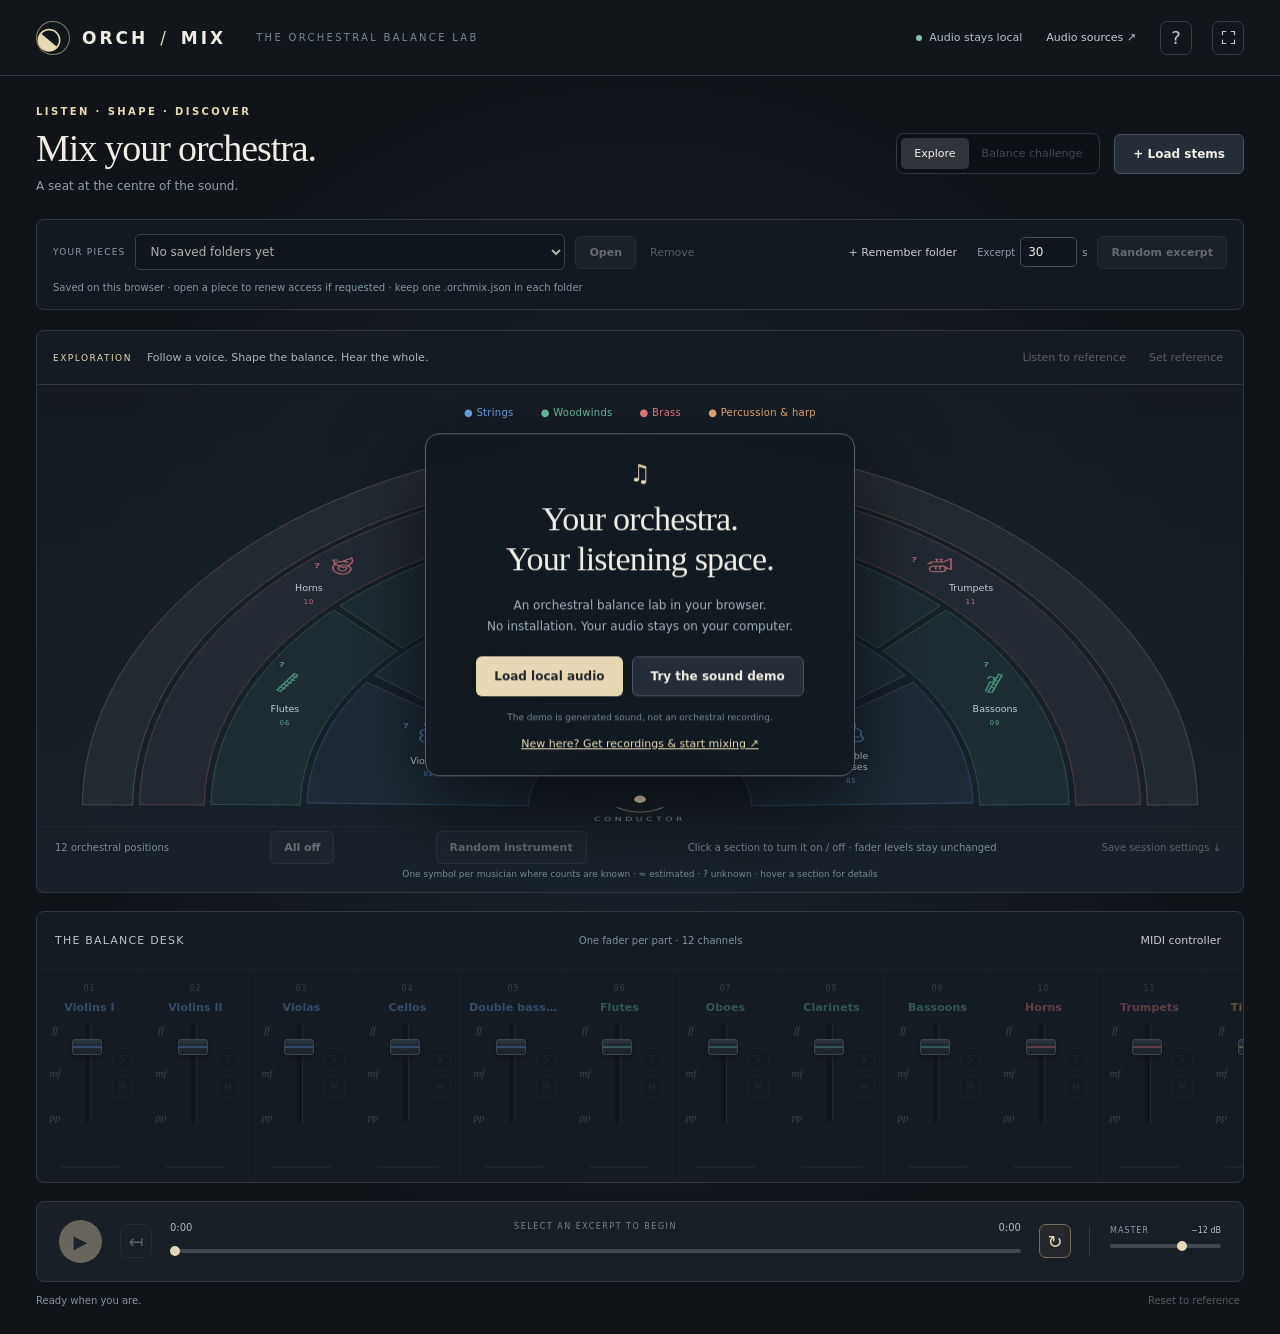
<file: index.html>
<!doctype html>
<html lang="en">
<head>
  <meta charset="utf-8">
  <meta name="viewport" content="width=device-width, initial-scale=1">
  <meta http-equiv="Content-Security-Policy" content="default-src 'none'; script-src 'self'; style-src 'self' 'unsafe-inline'; media-src blob:; img-src 'self' data:; connect-src 'none'; base-uri 'none'; form-action 'none'; object-src 'none'">
  <meta name="description" content="Explore orchestral balance in your browser. Mix synchronized stems, practise listening and use a MIDI controller. No installation; your audio stays on your computer.">
  <meta name="referrer" content="no-referrer">
  <title>Orch / Mix — orchestral balance in your browser</title>
  <link rel="stylesheet" href="app/style.css">
  <script defer src="app/model.js"></script>
  <script defer src="app/layout.js"></script>
  <script defer src="app/instruments.js"></script>
  <script defer src="app/library.js"></script>
  <script defer src="app/midi.js"></script>
  <script defer src="app/audio-engine.js"></script>
  <script defer src="app/app.js"></script>
</head>
<body>
  <header class="topbar">
    <a class="brand" href="index.html" aria-label="Orch Mix home"><span class="brand-mark" aria-hidden="true">◒</span><span>ORCH <i>/</i> MIX</span></a>
    <span class="header-caption">THE ORCHESTRAL BALANCE LAB</span>
    <div class="header-actions"><span class="local-badge"><b></b> Audio stays local</span><button id="sources-button" class="quiet">Audio sources ↗</button><button id="help-button" class="icon" aria-label="How to use Orch Mix">?</button><button id="fullscreen-button" class="icon" aria-label="Toggle fullscreen"><svg width="15" height="15" viewBox="0 0 20 20" fill="none" stroke="currentColor" stroke-width="1.5" aria-hidden="true"><path d="M2 7V2h5m6 0h5v5m0 6v5h-5m-6 0H2v-5"/></svg></button></div>
  </header>
  <main>
    <section class="workspace-heading">
      <div><p class="eyebrow">LISTEN · SHAPE · DISCOVER</p><h1 id="piece-title">Mix your orchestra.</h1><p id="piece-subtitle" class="subtle">A seat at the centre of the sound.</p></div>
      <div class="workspace-actions"><div class="mode-switch" role="group" aria-label="Listening mode"><button id="explore-mode" class="active" aria-pressed="true">Explore</button><button id="challenge-mode" aria-pressed="false" disabled>Balance challenge</button></div><button id="library-button" class="button secondary">+ Load stems</button></div>
    </section>
    <section class="piece-library" aria-label="Saved local pieces">
      <div id="saved-picker" class="saved-picker"><label for="saved-pieces">YOUR PIECES</label><select id="saved-pieces"><option value="">No saved folders yet</option></select><button id="open-saved" class="button secondary small" disabled>Open</button><button id="forget-folder" class="quiet" disabled title="Remove this folder from the list; its files stay on your computer">Remove</button></div>
      <span id="hidden-library" class="subtle" hidden>Piece selection hidden until the reveal</span>
      <button id="remember-folder" class="quiet">+ Remember folder</button>
      <div class="random-controls"><label for="random-duration">Excerpt <input id="random-duration" type="number" min="1" max="120" step="1" value="30" aria-label="Random excerpt length in seconds"> s</label><button id="random-excerpt" class="button secondary small" disabled>Random excerpt</button></div>
      <p id="library-note" class="library-note">Add each piece’s folder once. Audio stays in its original location.</p>
    </section>
    <section class="exercise-bar" aria-label="Exercise controls">
      <div><span id="mode-label" class="mode-label">EXPLORATION</span><span id="exercise-instruction">Follow a voice. Shape the balance. Hear the whole.</span></div>
      <div class="exercise-actions"><span id="score" class="score" hidden></span><button id="reference-button" class="quiet" disabled aria-pressed="false">Listen to reference</button><button id="set-reference" class="quiet" disabled>Set reference</button><button id="scramble-button" class="quiet" hidden>New challenge</button><button id="reveal-button" class="button small" hidden>Reveal balance</button><button id="reveal-piece" class="button small" hidden>Reveal piece</button></div>
    </section>
    <section class="orchestra" aria-label="Orchestra seating map">
      <div class="family-legend" aria-label="Instrument families"><span class="strings">● Strings</span><span class="woodwinds">● Woodwinds</span><span class="brass">● Brass</span><span class="percussion">● Percussion & harp</span></div>
      <div class="stage" id="stage">
        <svg id="orchestra-map" viewBox="0 0 1000 540" preserveAspectRatio="none" role="group" aria-label="Instrument areas, viewed from the conductor. Click an area to turn its sound on or off."><g id="orchestra-regions"></g><g class="conductor" aria-hidden="true"><circle cx="500" cy="509" r="5"/><path d="M480 520 Q500 533 520 520"/><text x="500" y="539">CONDUCTOR</text></g></svg>
        <div id="welcome" class="welcome"><span class="welcome-icon">♫</span><h2>Your orchestra.<br>Your listening space.</h2><p>An orchestral balance lab in your browser.<br>No installation. Your audio stays on your computer.</p><div><button id="welcome-load" class="button">Load local audio</button><button id="demo-button" class="button secondary">Try the sound demo</button></div><small>The demo is generated sound, not an orchestral recording.</small><a class="welcome-guide" href="start.html" target="_blank" rel="noopener">New here? Get recordings &amp; start mixing ↗</a></div>
      </div>
      <div class="stage-footer"><span id="track-count">12 orchestral positions</span><button id="all-off" class="button secondary small" disabled aria-pressed="false">All off</button><button id="random-instrument" class="button secondary small" disabled title="Turn on one randomly chosen muted instrument">Random instrument</button><span id="stage-hint">Click a section to turn it on / off.</span><button id="save-button" class="quiet" disabled>Save session settings ↓</button></div>
      <p class="musician-key">One symbol per musician where counts are known · ≈ estimated · ? unknown · hover a section for details</p>
    </section>
    <section class="mixer" aria-labelledby="mixer-title"><div class="mixer-heading"><h2 id="mixer-title">The balance desk</h2><span>One fader per part <span aria-hidden="true">·</span> <span id="mixer-count">12 channels</span></span><button id="midi-toggle" class="quiet" aria-expanded="false" aria-controls="midi-panel">MIDI controller</button></div><div id="midi-panel" class="midi-panel" hidden><button id="midi-connect" class="button secondary small">Connect MIDI</button><label for="midi-bank">Control bank <select id="midi-bank"></select></label><button id="midi-cancel" class="quiet" hidden>Cancel learn</button><button id="midi-clear" class="quiet">Clear mappings</button><span id="midi-status" role="status">Connect your controller, then learn a fader or knob below.</span>
      <div class="midi-actions" role="group" aria-label="MIDI action mappings">
        <div class="midi-action"><span>Play / pause</span><button id="midi-learn-playPause" class="button secondary small" aria-label="MIDI learn Play / pause" disabled>Learn</button><button id="midi-clear-playPause" class="quiet" aria-label="Clear Play / pause MIDI mapping" disabled>Clear</button></div>
        <div class="midi-action"><span>All off / restore</span><button id="midi-learn-allOff" class="button secondary small" aria-label="MIDI learn All off / restore" disabled>Learn</button><button id="midi-clear-allOff" class="quiet" aria-label="Clear All off / restore MIDI mapping" disabled>Clear</button></div>
        <div class="midi-action"><span>Random instrument</span><button id="midi-learn-randomInstrument" class="button secondary small" aria-label="MIDI learn Random instrument" disabled>Learn</button><button id="midi-clear-randomInstrument" class="quiet" aria-label="Clear Random instrument MIDI mapping" disabled>Clear</button></div>
      </div>
      <p>16 volume controls per bank, plus three actions that work in every bank. Click Learn, then move a fader/knob or press a button. Action buttons: nonzero CC triggers; zero release is ignored. Mappings stay in this browser.</p></div><div class="mixer-scroll" tabindex="0" role="region" aria-label="Instrument faders; scroll sideways for more parts"><div id="instrument-cards"></div></div></section>
    <section class="transport" aria-label="Playback controls">
      <button id="play-button" class="play-button" aria-label="Play" disabled>▶</button><button id="restart-button" class="icon" aria-label="Restart excerpt" disabled>↤</button>
      <div class="timeline"><div class="timeline-label"><span id="time-current">0:00</span><span id="excerpt-label">SELECT AN EXCERPT TO BEGIN</span><span id="time-total">0:00</span></div><input id="seek" type="range" min="0" max="1" value="0" step="0.01" aria-label="Playback position" disabled></div>
      <button id="loop-button" class="icon active" aria-label="Loop excerpt" aria-pressed="true">↻</button>
      <div class="master"><label for="master-volume">MASTER <output id="master-value">−12 dB</output></label><input id="master-volume" type="range" min="-36" max="0" step="1" value="-12"></div>
    </section>
    <div class="status-line"><span id="status" role="status" aria-live="polite">Ready when you are.</span><button id="reset-button" class="quiet" disabled>Reset to reference</button></div>
  </main>
  <dialog id="library-dialog" aria-labelledby="library-title">
    <div class="dialog-heading"><div><p class="eyebrow">YOUR LOCAL LIBRARY</p><h2 id="library-title">Bring the orchestra in.</h2></div><button class="close icon" data-close="library-dialog" aria-label="Close audio loader">×</button></div>
    <p class="subtle">Choose matching tracks from one performance. Select an excerpt; all parts start together.</p>
    <div id="drop-zone" class="drop-zone"><strong>Bring a folder of stems</strong><span>A single .orchmix.json in the folder restores the instrumentation and seating. You can also drop audio files here.</span><div><button id="pick-files" class="button secondary">Choose audio files</button><button id="pick-folder" class="button secondary">Choose folder</button><button id="pick-session" class="quiet">Open session JSON</button></div></div>
    <input id="audio-files" type="file" accept="audio/*,.wav,.flac,.mp3,.aif,.aiff,.ogg,.opus,.m4a" multiple hidden><input id="audio-folder" type="file" webkitdirectory multiple hidden><input id="session-file" type="file" accept="application/json,.json" hidden>
    <div class="load-settings"><label class="title-field">Piece / session name<input id="session-title" placeholder="e.g. Beethoven · Symphony No. 4"></label><label>Start (seconds)<input id="excerpt-start" type="number" min="0" step="0.1" value="0"></label><label>Length (seconds)<input id="excerpt-duration" type="number" min="1" max="120" step="1" value="30"></label></div>
    <p class="tip">Choose a stage row for each part, or keep the automatic family seating. The JSON can also set their order and area size. <a href="docs/SESSION-FORMAT.md" target="_blank">Session format ↗</a><br>Large PCM WAV files: only the excerpt is read. For long FLAC / MP3 files, prepare short WAVs first.</p>
    <div id="file-list" class="file-list"><p class="empty-message">Your selected instruments will appear here.</p></div>
    <p id="load-message" class="load-message" role="status"></p><progress id="load-progress" max="1" value="0" hidden></progress>
    <div class="dialog-footer"><span>Audio files are never included in saved settings.</span><button id="load-button" class="button" disabled>Open excerpt</button></div>
  </dialog>
  <dialog id="sources-dialog" aria-labelledby="sources-title"><div class="dialog-heading"><div><p class="eyebrow">START WITH A RECORDING</p><h2 id="sources-title">An orchestra, in parts.</h2></div><button class="close icon" data-close="sources-dialog" aria-label="Close audio sources">×</button></div>
    <p class="subtle">Download from the original publisher, extract the files on your computer, then load one matching set of stems. No audio is uploaded.</p><p><a class="button secondary" href="start.html#recordings" target="_blank" rel="noopener">Download guide &amp; session templates ↗</a></p>
    <a class="source-card" href="https://openmusic.academy/docs/4HAB9wcKyiXNGNsmkEFRXD" target="_blank" rel="noreferrer"><span class="source-number">01</span><div><strong>Operation Beethoven ↗</strong><p>Symphony No. 4, first movement · 12 section tracks</p><small>Real orchestra · WAV / MP3 · CC BY 4.0</small></div><span class="tag">START HERE</span></a>
    <a class="source-card" href="https://zenodo.org/records/17347681" target="_blank" rel="noreferrer"><span class="source-number">02</span><div><strong>The Spheres ↗</strong><p>Mozart No. 40 & Tchaikovsky’s Romeo and Juliet</p><small>Choose StereoMix.zip · real orchestra · CC BY-SA 4.0</small></div></a>
    <a class="source-card" href="https://zenodo.org/records/13759492" target="_blank" rel="noreferrer"><span class="source-number">03</span><div><strong>SynthSOD ↗</strong><p>Rendered orchestral repertoire, with separate instruments</p><small>Choose one piece and one microphone folder · CC BY-SA 4.0 dataset</small></div></a>
    <p class="tip">The full download guide is in <a href="docs/AUDIO-SOURCES.md" target="_blank">docs/AUDIO-SOURCES.md</a>. Local playback avoids publishing audio; source licences still govern use. Only import files you are entitled to use.</p>
  </dialog>
  <dialog id="help-dialog" aria-labelledby="help-title"><div class="dialog-heading"><h2 id="help-title">Listen your way into the orchestra.</h2><button class="close icon" data-close="help-dialog" aria-label="Close help">×</button></div>
    <ol class="help-list"><li><strong>Build your library.</strong> Remember each folder containing synchronized stems and one .orchmix.json. Choose it from Your pieces next time. Chrome or Edge may ask you to renew folder access.</li><li><strong>Explore.</strong> Click an orchestra area to turn its sound on or off. The fader level stays unchanged. All off silences the orchestra; press again to restore the selection. Random instrument adds one muted part. S solos a part. Coloured light follows audible energy.</li><li><strong>Guess the piece.</strong> Random excerpt chooses an accessible saved folder and a passage, starts playing with every part muted, and hides the title. Turn on parts one at a time. Reveal piece shows the answer without changing your mix.</li><li><strong>Use your controller.</strong> Open MIDI controller, connect, click Learn below a mixer channel and move a hardware fader or knob. Use up to 16 volume controls at once; switch banks for more parts. Learn separate CC buttons for Play / pause, All off / restore and Random instrument in the MIDI panel.</li><li><strong>Balance challenge.</strong> Set a reference mix, then recover its balance by ear from hidden offsets. Reveal balance shows relative errors; a common volume change is ignored.</li></ol>
    <p class="tip">pp–ff is an intuitive playback scale. Turning down a recorded forte does not turn it into a performed piano: its timbre remains. The reference is a chosen interpretation, not a universal correct orchestration.</p><p class="subtle">Space: play / pause · Esc: close a panel · Settings JSON stores filenames, seating, musician counts and reference levels. For a consistent saved library and MIDI settings, use the same browser and site address. The online and localhost versions keep separate settings. <a href="start.html" target="_blank">Getting started ↗</a></p>
    <p class="credits">Concept: Adrián Artacho · Orch / Mix</p>
  </dialog>
  <noscript>Orch Mix needs JavaScript enabled. Your audio is processed on your computer.</noscript>
</body>
</html>
</file>
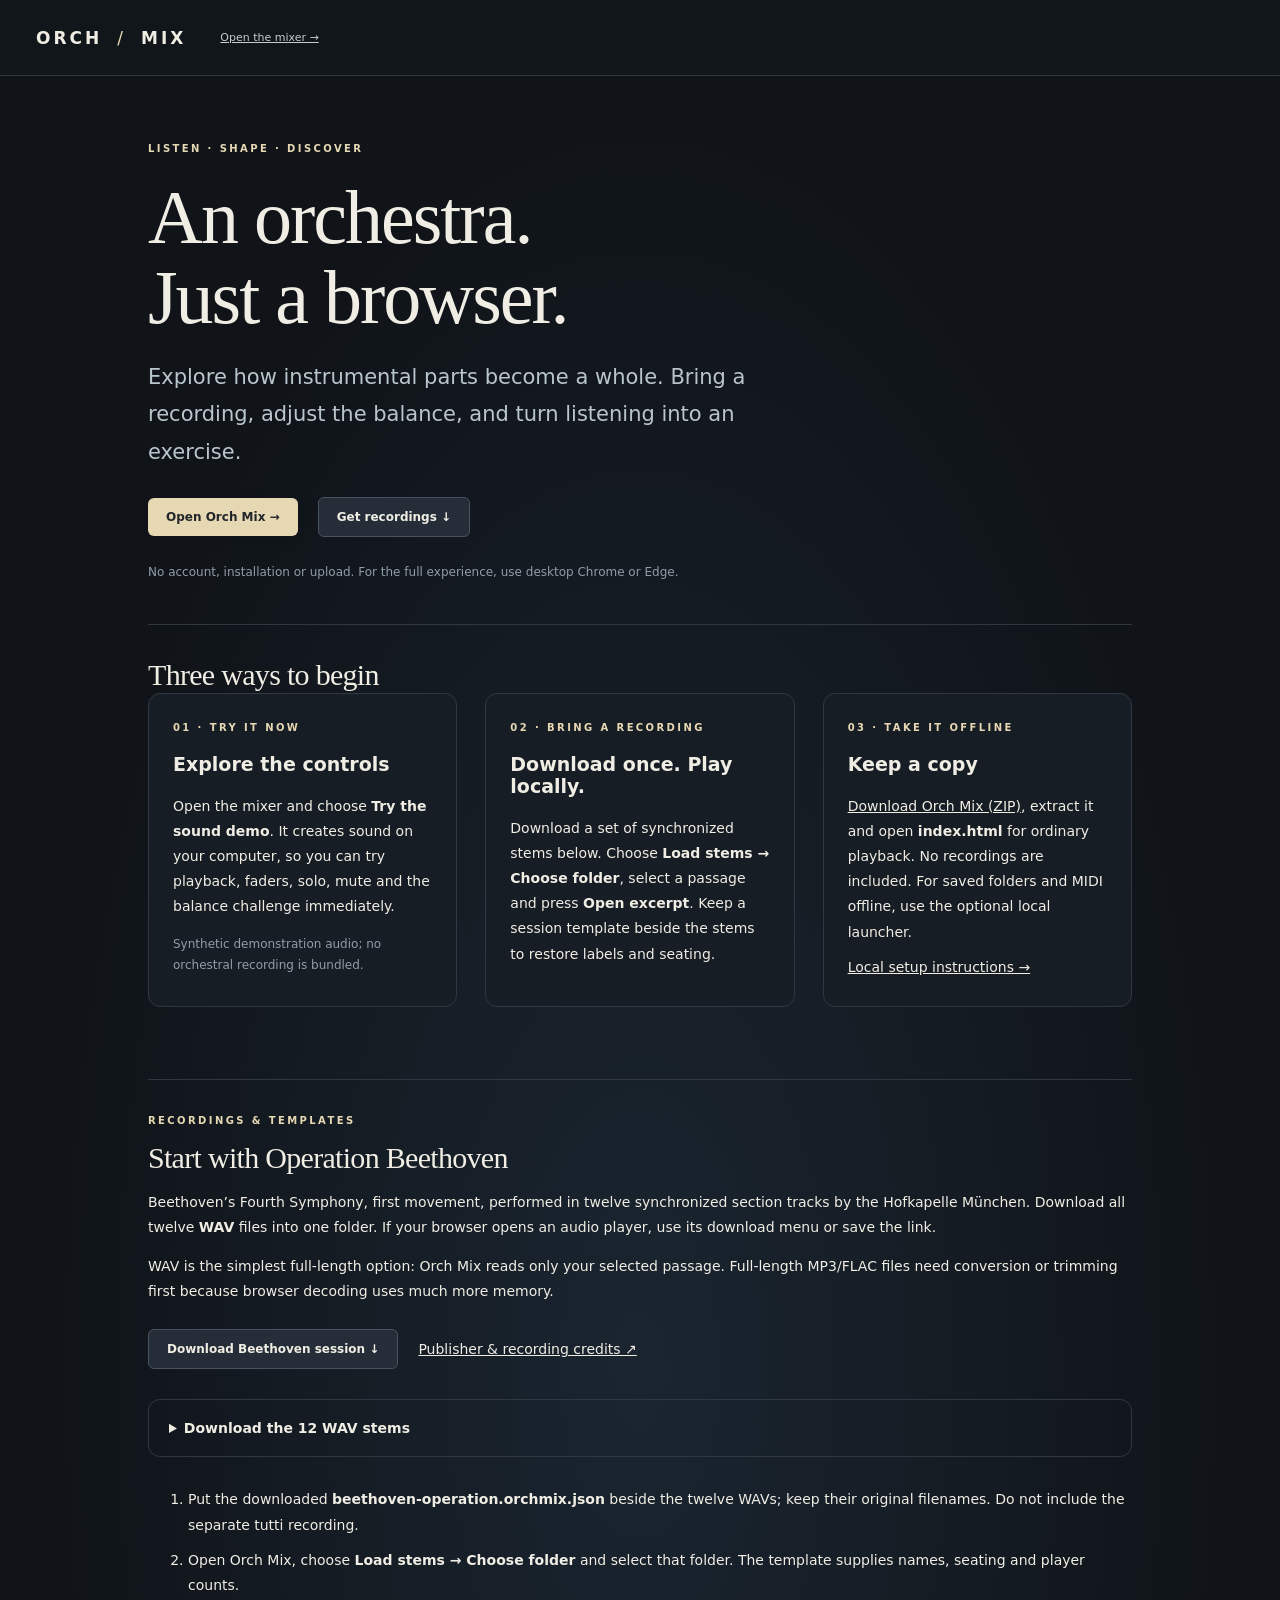
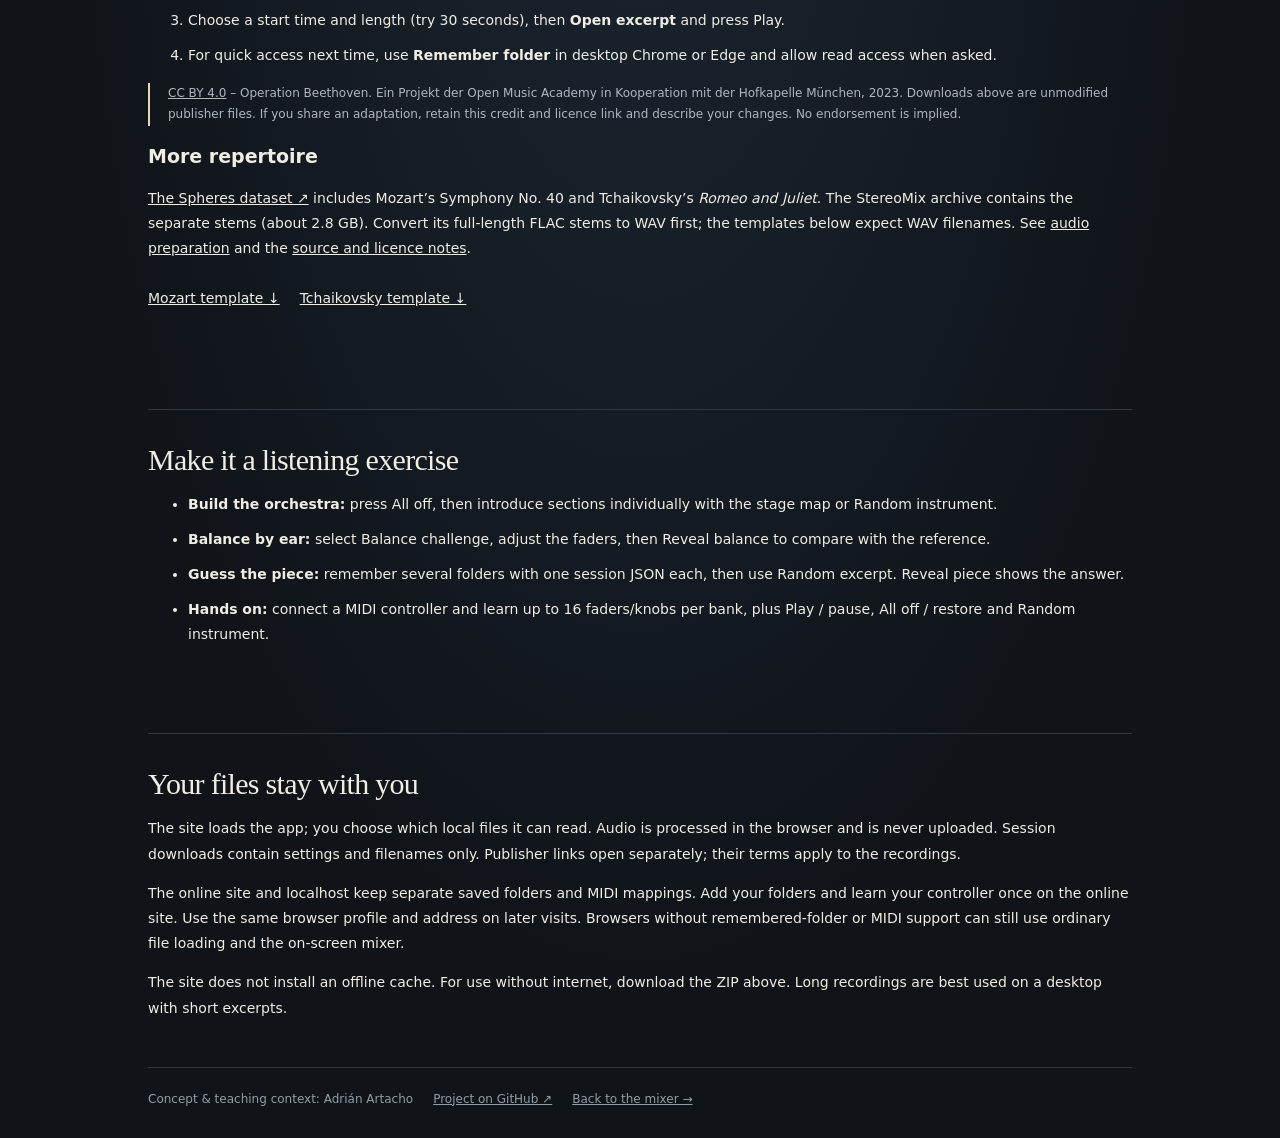
<file: start.html>
<!doctype html>
<html lang="en"><head><meta charset="utf-8"><meta name="viewport" content="width=device-width, initial-scale=1">
<meta http-equiv="Content-Security-Policy" content="default-src 'none'; style-src 'self'; base-uri 'none'; form-action 'none'; object-src 'none'">
<meta name="referrer" content="no-referrer"><meta name="description" content="Start using Orch Mix: try the demo, download orchestral stems, and load your recordings without uploading them.">
<title>Start mixing — Orch / Mix</title><link rel="stylesheet" href="app/style.css"><link rel="stylesheet" href="app/guide.css"></head>
<body><header class="topbar"><a class="brand" href="index.html">ORCH <i>/</i> MIX</a><a class="quiet" href="index.html">Open the mixer →</a></header>
<main class="guide"><p class="eyebrow">LISTEN · SHAPE · DISCOVER</p><h1>An orchestra.<br>Just a browser.</h1><p class="guide-lead">Explore how instrumental parts become a whole. Bring a recording, adjust the balance, and turn listening into an exercise.</p>
<div class="guide-actions"><a class="button" href="index.html">Open Orch Mix →</a><a class="button secondary" href="#recordings">Get recordings ↓</a></div>
<p class="subtle">No account, installation or upload. For the full experience, use desktop Chrome or Edge.</p>
<section><h2>Three ways to begin</h2><div class="guide-options">
<article><span class="eyebrow">01 · TRY IT NOW</span><h3>Explore the controls</h3><p>Open the mixer and choose <strong>Try the sound demo</strong>. It creates sound on your computer, so you can try playback, faders, solo, mute and the balance challenge immediately.</p><p class="subtle">Synthetic demonstration audio; no orchestral recording is bundled.</p></article>
<article><span class="eyebrow">02 · BRING A RECORDING</span><h3>Download once. Play locally.</h3><p>Download a set of synchronized stems below. Choose <strong>Load stems → Choose folder</strong>, select a passage and press <strong>Open excerpt</strong>. Keep a session template beside the stems to restore labels and seating.</p></article>
<article><span class="eyebrow">03 · TAKE IT OFFLINE</span><h3>Keep a copy</h3><p><a href="https://github.com/MUK-Labs/orch-mix/archive/refs/heads/main.zip">Download Orch Mix (ZIP)</a>, extract it and open <strong>index.html</strong> for ordinary playback. No recordings are included. For saved folders and MIDI offline, use the optional local launcher.</p><a href="docs/LOCAL-USE.md">Local setup instructions →</a></article>
</div></section>
<section id="recordings"><p class="eyebrow">RECORDINGS &amp; TEMPLATES</p><h2>Start with Operation Beethoven</h2><p>Beethoven’s Fourth Symphony, first movement, performed in twelve synchronized section tracks by the Hofkapelle München. Download all twelve <strong>WAV</strong> files into one folder. If your browser opens an audio player, use its download menu or save the link.</p>
<p>WAV is the simplest full-length option: Orch Mix reads only your selected passage. Full-length MP3/FLAC files need conversion or trimming first because browser decoding uses much more memory.</p>
<div class="guide-actions"><a class="button secondary" href="examples/beethoven-operation.orchmix.json" download>Download Beethoven session ↓</a><a href="https://openmusic.academy/docs/4HAB9wcKyiXNGNsmkEFRXD" target="_blank" rel="noreferrer">Publisher &amp; recording credits ↗</a></div>
<details><summary>Download the 12 WAV stems</summary><table><thead><tr><th>Instrument section</th><th>Original publisher’s file</th></tr></thead><tbody><tr><td>Violins I</td><td><a href="https://soundprojekt.hmtm.de/sound/oma-hkm/oma-hkm-08-vl1.wav" target="_blank" rel="noreferrer">Download WAV ↗</a></td></tr><tr><td>Violins II</td><td><a href="https://soundprojekt.hmtm.de/sound/oma-hkm/oma-hkm-09-vl2.wav" target="_blank" rel="noreferrer">Download WAV ↗</a></td></tr><tr><td>Violas</td><td><a href="https://soundprojekt.hmtm.de/sound/oma-hkm/oma-hkm-10-vla.wav" target="_blank" rel="noreferrer">Download WAV ↗</a></td></tr><tr><td>Cellos</td><td><a href="https://soundprojekt.hmtm.de/sound/oma-hkm/oma-hkm-11-vlc.wav" target="_blank" rel="noreferrer">Download WAV ↗</a></td></tr><tr><td>Violone</td><td><a href="https://soundprojekt.hmtm.de/sound/oma-hkm/oma-hkm-12-vlo.wav" target="_blank" rel="noreferrer">Download WAV ↗</a></td></tr><tr><td>Flute</td><td><a href="https://soundprojekt.hmtm.de/sound/oma-hkm/oma-hkm-01-fl.wav" target="_blank" rel="noreferrer">Download WAV ↗</a></td></tr><tr><td>Oboes</td><td><a href="https://soundprojekt.hmtm.de/sound/oma-hkm/oma-hkm-02-ob.wav" target="_blank" rel="noreferrer">Download WAV ↗</a></td></tr><tr><td>Clarinets</td><td><a href="https://soundprojekt.hmtm.de/sound/oma-hkm/oma-hkm-03-kl.wav" target="_blank" rel="noreferrer">Download WAV ↗</a></td></tr><tr><td>Bassoons</td><td><a href="https://soundprojekt.hmtm.de/sound/oma-hkm/oma-hkm-04-fg.wav" target="_blank" rel="noreferrer">Download WAV ↗</a></td></tr><tr><td>Horns</td><td><a href="https://soundprojekt.hmtm.de/sound/oma-hkm/oma-hkm-05-hrn.wav" target="_blank" rel="noreferrer">Download WAV ↗</a></td></tr><tr><td>Trumpets</td><td><a href="https://soundprojekt.hmtm.de/sound/oma-hkm/oma-hkm-06-trp.wav" target="_blank" rel="noreferrer">Download WAV ↗</a></td></tr><tr><td>Timpani</td><td><a href="https://soundprojekt.hmtm.de/sound/oma-hkm/oma-hkm-07-pk.wav" target="_blank" rel="noreferrer">Download WAV ↗</a></td></tr></tbody></table></details>
<ol><li>Put the downloaded <strong>beethoven-operation.orchmix.json</strong> beside the twelve WAVs; keep their original filenames. Do not include the separate tutti recording.</li><li>Open Orch Mix, choose <strong>Load stems → Choose folder</strong> and select that folder. The template supplies names, seating and player counts.</li><li>Choose a start time and length (try 30 seconds), then <strong>Open excerpt</strong> and press Play.</li><li>For quick access next time, use <strong>Remember folder</strong> in desktop Chrome or Edge and allow read access when asked.</li></ol>
<p class="guide-credit"><a href="https://creativecommons.org/licenses/by/4.0/" target="_blank" rel="noreferrer">CC BY 4.0</a> – Operation Beethoven. Ein Projekt der Open Music Academy in Kooperation mit der Hofkapelle München, 2023. Downloads above are unmodified publisher files. If you share an adaptation, retain this credit and licence link and describe your changes. No endorsement is implied.</p>
<h3>More repertoire</h3><p><a href="https://zenodo.org/records/17347681" target="_blank" rel="noreferrer">The Spheres dataset ↗</a> includes Mozart’s Symphony No. 40 and Tchaikovsky’s <em>Romeo and Juliet</em>. The StereoMix archive contains the separate stems (about 2.8 GB). Convert its full-length FLAC stems to WAV first; the templates below expect WAV filenames. See <a href="docs/LOCAL-USE.md">audio preparation</a> and the <a href="docs/AUDIO-SOURCES.md">source and licence notes</a>.</p>
<p class="guide-actions"><a href="examples/mozart-spheres.orchmix.json" download>Mozart template ↓</a><a href="examples/tchaikovsky-spheres.orchmix.json" download>Tchaikovsky template ↓</a></p>
</section>
<section><h2>Make it a listening exercise</h2><ul><li><strong>Build the orchestra:</strong> press All off, then introduce sections individually with the stage map or Random instrument.</li><li><strong>Balance by ear:</strong> select Balance challenge, adjust the faders, then Reveal balance to compare with the reference.</li><li><strong>Guess the piece:</strong> remember several folders with one session JSON each, then use Random excerpt. Reveal piece shows the answer.</li><li><strong>Hands on:</strong> connect a MIDI controller and learn up to 16 faders/knobs per bank, plus Play / pause, All off / restore and Random instrument.</li></ul></section>
<section><h2>Your files stay with you</h2><p>The site loads the app; you choose which local files it can read. Audio is processed in the browser and is never uploaded. Session downloads contain settings and filenames only. Publisher links open separately; their terms apply to the recordings.</p><p>The online site and localhost keep separate saved folders and MIDI mappings. Add your folders and learn your controller once on the online site. Use the same browser profile and address on later visits. Browsers without remembered-folder or MIDI support can still use ordinary file loading and the on-screen mixer.</p><p>The site does not install an offline cache. For use without internet, download the ZIP above. Long recordings are best used on a desktop with short excerpts.</p></section>
<footer><span>Concept &amp; teaching context: Adrián Artacho</span><a href="https://github.com/MUK-Labs/orch-mix" target="_blank" rel="noreferrer">Project on GitHub ↗</a><a href="index.html">Back to the mixer →</a></footer>
</main></body></html>
</file>
<file: app/style.css>
:root{
  color-scheme:dark;
  --bg:#101419;
  --panel:#171d24;
  --line:#303741;
  --text:#f0ede4;
  --muted:#909da9;
  --cream:#e7d8b4;
  --strings:#6ca7eb;
  --woodwinds:#68c8a1;
  --brass:#ef8089;
  --percussion:#eeb077;
  font-family:Inter,"Avenir Next",Avenir,system-ui,sans-serif;
  font-size:14px}

*{
  box-sizing:border-box}
body{
  margin:0;
  background:radial-gradient(ellipse at 50% 50%,#1a2530 0%,var(--bg) 64%);
  color:var(--text);
  min-width:360px}
button,input,select{
  font:inherit}
button,a,input,select{
  touch-action:manipulation}
button{
  cursor:pointer;
  color:inherit;
  border:0;
  background:none}
button:disabled{
  cursor:default;
  opacity:.38}
button:focus-visible,a:focus-visible,input:focus-visible,select:focus-visible{
  outline:2px solid var(--cream);
  outline-offset:4px}
a{
  color:inherit}
button:hover:not(:disabled){
  filter:brightness(1.15)}
[hidden]{
  display:none!important}
.topbar{
  height:76px;
  display:flex;
  align-items:center;
  gap:30px;
  padding:0 36px;
  border-bottom:1px solid var(--line);
  background:#11161bea}
.brand{
  display:flex;
  align-items:center;
  gap:12px;
  letter-spacing:3px;
  font-weight:650;
  font-size:17px;
  text-decoration:none;
  white-space:nowrap}
.brand i{
  font-style:normal;
  color:var(--cream);
  font-weight:300;
  margin:0 3px}
.brand-mark{
  width:34px;
  height:34px;
  border:1px solid #857b69;
  border-radius:50%;
  display:grid;
  place-items:center;
  color:var(--cream);
  font-size:30px;
  transform:rotate(40deg)}
.header-caption{
  font-size:10px;
  letter-spacing:2.3px;
  color:#778794}
.header-actions{
  margin-left:auto;
  display:flex;
  align-items:center;
  gap:20px}
.local-badge{
  font-size:11px;
  color:#b3c0c6;
  white-space:nowrap;
  display:flex;
  align-items:center;
  gap:7px}
.local-badge b{
  width:6px;
  height:6px;
  background:#80c4a3;
  border-radius:50%}
.quiet{
  font-size:11px;
  padding:8px 4px;
  color:#c5cbd0}
.icon{
  width:32px;
  height:34px;
  border:1px solid #353c45;
  border-radius:7px;
  font-size:18px;
  display:grid;
  place-items:center;
  color:#c4ccd3;
  flex-shrink:0}
.icon.active{
  color:var(--cream);
  border-color:#786d58;
  background:#c4a36a10}
main{
  max-width:1600px;
  margin:0 auto;
  padding:30px 36px 14px}
.workspace-heading{
  display:flex;
  justify-content:space-between;
  align-items:center;
  gap:20px;
  margin-bottom:28px}
.eyebrow{
  font-size:10px;
  letter-spacing:2.4px;
  color:var(--cream);
  font-weight:600;
  margin:0 0 10px}
h1{
  font-family:Georgia,"Times New Roman",serif;
  font-weight:400;
  letter-spacing:-1.1px;
  font-size:38px;
  margin:0 0 6px;
  line-height:1.15}
h2{
  font-family:Georgia,"Times New Roman",serif;
  font-weight:400;
  font-size:30px;
  margin:0;
  line-height:1.2}
.subtle{
  color:var(--muted);
  font-size:12px;
  line-height:1.65;
  margin:5px 0}
.workspace-actions{
  display:flex;
  gap:14px;
  align-items:center}
.piece-library{
  display:flex;
  flex-wrap:wrap;
  align-items:center;
  gap:10px 16px;
  margin:-10px 0 20px;
  padding:14px 16px;
  border:1px solid var(--line);
  border-radius:8px;
  background:#121920}
.saved-picker{
  display:flex;
  align-items:center;
  gap:10px;
  flex:1;
  min-width:240px}
.saved-picker>label{
  color:#8d9da9;
  font-size:9px;
  letter-spacing:1.2px;
  white-space:nowrap}
.saved-picker select{
  flex:1;
  max-width:430px}
.random-controls{
  margin-left:auto;
  display:flex;
  align-items:center;
  gap:10px}
.random-controls label{
  display:flex;
  align-items:center;
  gap:5px;
  font-size:10px;
  color:var(--muted)}
#random-duration{
  width:57px;
  padding:7px}
.library-note{
  flex-basis:100%;
  margin:0;
  color:#8496a5;
  font-size:10px;
  line-height:1.5}
.midi-panel{
  display:flex;
  align-items:center;
  flex-wrap:wrap;
  gap:10px 15px;
  padding:12px 18px;
  background:#10171e;
  border-bottom:1px solid var(--line)}
.midi-panel label{
  display:flex;
  align-items:center;
  gap:8px;
  font-size:10px;
  color:var(--muted)}
#midi-bank{
  width:95px;
  padding:6px}
#midi-status,.midi-panel p{
  color:#a4b3be;
  font-size:10px;
  line-height:1.5}
.midi-panel p{
  flex-basis:100%;
  margin:0;
  color:#748997}
.midi-actions{
  display:flex;
  flex-wrap:wrap;
  flex-basis:100%;
  gap:8px 12px}
.midi-action{
  display:flex;
  align-items:center;
  flex-wrap:wrap;
  gap:8px;
  border:1px solid var(--line);
  border-radius:6px;
  padding:8px 10px;
  font-size:11px;
  color:var(--cream)}
.midi-action .quiet{
  font-size:10px}
.midi-learn{
  display:block;
  margin:10px auto 0;
  font-size:8px;
  color:#9bacb8;
  border:1px solid #3a4b58;
  border-radius:4px;
  padding:5px}
.instrument.midi-active .channel-number{
  color:var(--cream)}
.instrument.midi-active .midi-learn{
  border-color:#716a58;
  color:var(--cream)}
.region-musicians{
  color:var(--family);
  opacity:.62;
  pointer-events:none}
.player-count{
  paint-order:stroke;
  stroke:#17232d;
  stroke-width:3px;
  stroke-linejoin:round}
.orchestra-region.muted .region-musicians{
  opacity:.38}
.orchestra-region.muted .region-base{
  stroke-opacity:.12}
.musician-key{
  color:#778c9b;
  font-size:9px;
  line-height:1.5;
  margin:0;
  padding:0 18px 10px;
  text-align:center}
.mode-switch{
  display:flex;
  padding:4px;
  background:#0d1116;
  border:1px solid #30353d;
  border-radius:8px}
.mode-switch button{
  padding:9px 13px;
  border-radius:5px;
  font-size:11px;
  color:var(--muted);
  white-space:nowrap}
.mode-switch .active{
  background:#31343a;
  color:var(--text)}
.button{
  background:var(--cream);
  color:#22262b;
  padding:12px 18px;
  border-radius:6px;
  font-size:12px;
  font-weight:650;
  white-space:nowrap;
  box-shadow:0 2px 8px #0002}
.button.secondary{
  background:#252e38;
  color:var(--text);
  border:1px solid #48515e;
  box-shadow:none}
.button.small{
  padding:9px 13px;
  font-size:11px}
.exercise-bar{
  min-height:55px;
  display:flex;
  justify-content:space-between;
  align-items:center;
  gap:12px;
  padding:10px 16px;
  background:#151b22;
  border:1px solid var(--line);
  border-radius:8px 8px 0 0}
.exercise-bar>div{
  display:flex;
  gap:15px;
  align-items:center}
.mode-label{
  font-size:9px;
  letter-spacing:1.5px;
  color:var(--cream);
  white-space:nowrap}
#exercise-instruction{
  font-size:11px;
  color:#a7b2bb}
.exercise-actions{
  flex-shrink:0}
.score{
  font-size:12px;
  color:#83d8ad;
  font-variant-numeric:tabular-nums}
.orchestra{
  border:1px solid var(--line);
  border-top:0;
  border-radius:0 0 8px 8px;
  background:linear-gradient(180deg,#171e26a0,#19232cd0);
  overflow:hidden;
  position:relative}
.family-legend{
  display:flex;
  justify-content:center;
  gap:27px;
  padding:22px 0 8px;
  font-size:10px;
  letter-spacing:.3px}
.strings{
  --family:var(--strings);
  color:var(--strings)}
.woodwinds{
  --family:var(--woodwinds);
  color:var(--woodwinds)}
.brass{
  --family:var(--brass);
  color:var(--brass)}
.percussion{
  --family:var(--percussion);
  color:var(--percussion)}
.stage{
  height:clamp(340px,44vh,550px);
  position:relative;
  margin:0 22px 4px}
#orchestra-map{
  display:block;
  width:100%;
  height:100%;
  overflow:visible}
.orchestra-region{
  --energy:0;
  cursor:pointer;
  outline:none}
.region-base{
  fill:#1b2630;
  stroke:var(--family);
  stroke-opacity:.25;
  stroke-width:1;
  vector-effect:non-scaling-stroke}
.region-light{
  fill:var(--family);
  fill-opacity:calc(.035 + var(--energy)*.66);
  pointer-events:none}
.region-label{
  fill:#c1ccd5;
  font-size:13px;
  font-weight:500;
  text-anchor:middle;
  pointer-events:none}
.region-number{
  fill:var(--family);
  font-size:9px;
  letter-spacing:1.4px;
  opacity:.85}
.orchestra-region.compact .region-label{
  font-size:10px}
.orchestra-region:hover .region-base,.orchestra-region.selected .region-base,.orchestra-region:focus-visible .region-base{
  stroke-opacity:1;
  stroke-width:2}
.orchestra-region:hover .region-label,.orchestra-region.selected .region-label{
  fill:#fff}
.orchestra-region.muted .region-label{
  opacity:.55}
.conductor circle{
  fill:var(--cream)}
.conductor path{
  fill:none;
  stroke:#9e957e;
  stroke-width:1}
.conductor text{
  text-anchor:middle;
  font-size:8px;
  letter-spacing:3px;
  fill:#8495a2}
.mixer{
  margin-top:18px;
  border:1px solid var(--line);
  border-radius:8px;
  overflow:hidden;
  background:#141b22}
.mixer-heading{
  display:flex;
  justify-content:space-between;
  align-items:center;
  gap:16px;
  padding:14px 18px;
  border-bottom:1px solid #ffffff0a}
.mixer-heading h2{
  font-family:inherit;
  font-size:11px;
  font-weight:500;
  letter-spacing:1.2px;
  text-transform:uppercase;
  color:#b9c5ce}
.mixer-heading>span{
  color:#7e929f;
  font-size:10px}
.mixer-scroll{
  overflow-x:auto;
  scrollbar-color:#53616d #11171d;
  scrollbar-width:thin}
#instrument-cards{
  display:grid;
  grid-template-columns:repeat(var(--channels,12),minmax(106px,1fr));
  width:100%;
  min-width:calc(var(--channels,12)*106px)}
.instrument{
  position:relative;
  min-width:0;
  padding:12px 5px 14px;
  text-align:center;
  border-right:1px solid #ffffff09;
  border-top:2px solid transparent;
  --energy:0}
.instrument:last-child{
  border-right:0}
.instrument.selected{
  background:#21303c66;
  border-top-color:var(--family)}
.channel-number{
  font-size:8px;
  letter-spacing:1px;
  color:#697f8e;
  display:block;
  margin-bottom:8px}
.instrument-label{
  font-size:11px;
  font-weight:550;
  margin:0 0 7px;
  overflow:hidden;
  text-overflow:ellipsis;
  white-space:nowrap;
  padding:0 3px;
  letter-spacing:.1px}
.instrument-controls{
  display:flex;
  justify-content:center;
  align-items:center;
  gap:8px}
.wheel-wrap{
  width:32px;
  height:105px;
  position:relative}
.wheel-wrap:before{
  content:"";
  position:absolute;
  width:5px;
  top:3px;
  bottom:3px;
  left:13px;
  border-radius:4px;
  background:#070d12;
  box-shadow:1px 0 0 #39434d}
.wheel{
  appearance:none;
  -webkit-appearance:none;
  writing-mode:vertical-lr;
  direction:rtl;
  width:32px!important;
  height:105px;
  margin:0!important;
  position:relative;
  background:transparent!important;
  border:0!important;
  z-index:2;
  cursor:ns-resize}
.wheel::-webkit-slider-runnable-track{
  background:transparent;
  border:0;
  width:100%;
  height:100%}
.wheel::-webkit-slider-thumb{
  appearance:none;
  -webkit-appearance:none;
  width:30px;
  height:16px;
  background:linear-gradient(#61717d,#35434e 40%,var(--family) 43%,var(--family) 55%,#35434e 58%,#27323c);
  border-radius:3px;
  box-shadow:0 2px 4px #0009;
  border:1px solid #85949d}
.wheel::-moz-range-track{
  background:transparent;
  border:0;
  width:100%;
  height:100%}
.wheel::-moz-range-thumb{
  width:28px;
  height:14px;
  background:linear-gradient(#61717d,#35434e 40%,var(--family) 43%,var(--family) 55%,#35434e 58%,#27323c);
  border:1px solid #85949d;
  border-radius:3px}
.dynamics{
  height:99px;
  display:flex;
  flex-direction:column;
  justify-content:space-between;
  font:italic 11px Georgia,serif;
  color:#82909c;
  width:17px}
.track-buttons{
  display:flex;
  flex-direction:column;
  gap:6px}
.track-buttons button{
  font-size:8px;
  width:21px;
  height:22px;
  border:1px solid #44505b;
  border-radius:4px;
  background:#131a20;
  color:#84919b}
.track-buttons button.active{
  border-color:var(--family);
  color:var(--family);
  background:#34404e}
.instrument-value{
  font-size:9px;
  font-variant-numeric:tabular-nums;
  color:#8f9ca6;
  min-height:24px;
  line-height:1.35;
  margin:10px 0 0;
  padding:0 2px}
.energy-bar{
  width:65%;
  height:2px;
  margin:6px auto 0;
  border-radius:3px;
  background:#29353f;
  overflow:hidden}
.energy-bar i{
  display:block;
  height:100%;
  background:var(--family);
  width:calc(var(--energy)*100%);
  box-shadow:0 0 10px var(--family)}
.instrument.muted{
  opacity:.4}
.instrument .error-high{
  color:#f39395}
.instrument .error-low{
  color:#8abaec}
.instrument .error-close{
  color:#84d2ad}
.stage-footer{
  display:flex;
  flex-wrap:wrap;
  align-items:center;
  justify-content:space-between;
  border-top:1px solid #ffffff08;
  min-height:42px;
  padding:4px 18px;
  color:#7b8c99;
  font-size:10px;
  gap:15px}
.stage-footer .quiet{
  font-size:10px}
.transport{
  display:flex;
  align-items:center;
  gap:18px;
  margin-top:18px;
  background:#191f26;
  border:1px solid var(--line);
  border-radius:8px;
  padding:18px 22px}
.play-button{
  background:var(--cream);
  color:#202930;
  width:43px;
  height:43px;
  border-radius:50%;
  font-size:18px;
  flex-shrink:0}
.timeline{
  flex:1;
  min-width:100px}
.timeline-label{
  display:flex;
  justify-content:space-between;
  color:#abb8c2;
  font-size:10px;
  font-variant-numeric:tabular-nums;
  margin-bottom:7px}
#excerpt-label{
  font-size:8px;
  letter-spacing:1.5px;
  color:#74848f}
input[type=range]:not(.wheel){
  width:100%;
  height:4px;
  margin:8px 0;
  appearance:none;
  -webkit-appearance:none;
  background:#414852;
  border-radius:4px;
  accent-color:var(--cream)}
input[type=range]:not(.wheel)::-webkit-slider-thumb{
  appearance:none;
  -webkit-appearance:none;
  border:0;
  width:10px;
  height:10px;
  border-radius:50%;
  background:var(--cream)}
.master{
  width:132px;
  flex-shrink:0;
  border-left:1px solid var(--line);
  padding-left:20px}
.master label{
  display:flex;
  justify-content:space-between;
  font-size:8px;
  letter-spacing:1px;
  color:#8c9ca9}
.master output{
  letter-spacing:0;
  color:#b8c0c8}
.status-line{
  display:flex;
  align-items:center;
  justify-content:space-between;
  min-height:38px;
  gap:20px;
  color:#85939f;
  font-size:10px;
  line-height:1.4}
.status-line .quiet{
  font-size:10px}
.welcome{
  position:absolute;
  left:50%;
  top:45%;
  transform:translate(-50%,-50%);
  width:min(430px,92%);
  padding:25px 22px;
  text-align:center;
  background:#121920f0;
  border:1px solid #59616b;
  border-radius:14px;
  box-shadow:0 30px 90px #000a;
  z-index:10;
  color:var(--text);
  backdrop-filter:blur(12px)}
.welcome h2{
  font-size:34px;
  letter-spacing:-.8px}
.welcome p{
  font-size:12px;
  color:#a4b1bb;
  line-height:1.7;
  margin:15px 0 20px}
.welcome>div{
  display:flex;
  justify-content:center;
  gap:9px}
.welcome small{
  display:block;
  font-size:9px;
  color:#778895;
  margin-top:16px}
.welcome-icon{
  display:inline-block;
  color:var(--cream);
  font-size:24px;
  margin-bottom:12px}
body:not(.loaded) .instrument{
  opacity:.35}
body.challenge:not(.revealed) .dynamics{
  visibility:hidden}
dialog{
  color:var(--text);
  background:#171e26;
  border:1px solid #505d69;
  border-radius:14px;
  padding:28px;
  width:min(850px,94vw);
  max-height:90vh;
  box-shadow:0 30px 100px #0009}
dialog::backdrop{
  background:#03070bc9;
  backdrop-filter:blur(5px)}
.dialog-heading{
  display:flex;
  justify-content:space-between;
  gap:20px;
  align-items:start;
  margin-bottom:14px}
.close{
  font-size:24px}
.drop-zone{
  border:1px dashed #536572;
  border-radius:8px;
  padding:24px;
  text-align:center;
  margin:20px 0;
  background:#10171e}
.drop-zone strong{
  display:block;
  font-weight:500;
  font-size:16px}
.drop-zone>span{
  display:block;
  font-size:11px;
  color:var(--muted);
  margin:7px 0 18px}
.drop-zone>div{
  display:flex;
  justify-content:center;
  gap:10px;
  flex-wrap:wrap}
.drop-zone.dragover{
  border-color:var(--cream);
  background:#34342c}
.load-settings{
  display:grid;
  grid-template-columns:1fr 120px 120px;
  gap:14px}
.load-settings label{
  font-size:10px;
  color:#a8b4bf;
  display:flex;
  flex-direction:column;
  gap:8px}
input:not([type=range]):not([type=checkbox]),select{
  width:100%;
  background:#10161d;
  border:1px solid #43505c;
  border-radius:5px;
  padding:9px 10px;
  color:var(--text);
  font-size:12px;
  min-width:0}
.tip{
  font-size:11px;
  line-height:1.7;
  color:#9cabb7;
  background:#26323c66;
  padding:12px 14px;
  border-left:2px solid #988c70;
  margin:18px 0}
.file-list{
  max-height:275px;
  overflow:auto;
  margin:15px 0}
.file-row{
  display:grid;
  grid-template-columns:20px minmax(100px,1fr) minmax(105px,1fr) 100px 100px 62px;
  gap:9px;
  align-items:center;
  padding:9px 2px;
  border-bottom:1px solid #303b45}
.file-row>span{
  font-size:10px;
  color:var(--muted);
  overflow:hidden;
  text-overflow:ellipsis;
  white-space:nowrap}
.file-row input,.file-row select{
  font-size:11px!important;
  padding:7px!important}
.file-row.excluded{
  opacity:.5}
.empty-message{
  text-align:center;
  padding:14px;
  color:#7d8b96;
  font-size:12px}
.load-message{
  font-size:12px;
  color:#efb687;
  line-height:1.6;
  white-space:pre-line}
.dialog-footer{
  display:flex;
  align-items:center;
  justify-content:space-between;
  gap:18px;
  margin-top:20px}
.dialog-footer>span{
  font-size:10px;
  color:#94a4b1}
progress{
  width:100%;
  height:5px;
  accent-color:var(--cream)}
.source-card{
  display:flex;
  align-items:center;
  gap:20px;
  text-decoration:none;
  padding:22px 0;
  border-bottom:1px solid #3b4650}
.source-number{
  color:#a4977c;
  font:24px Georgia,serif}
.source-card strong{
  font-size:16px;
  font-weight:500}
.source-card p{
  font-size:12px;
  color:#b1bdc6;
  margin:7px 0}
.source-card small{
  font-size:10px;
  color:#7f95a5}
.source-card .tag{
  font-size:8px;
  letter-spacing:1px;
  color:var(--cream);
  margin-left:auto;
  border:1px solid #746b58;
  border-radius:4px;
  padding:6px;
  white-space:nowrap}
.help-list{
  padding-left:20px;
  font-size:13px;
  line-height:1.8;
  color:#a6b4c0}
.help-list li{
  padding:7px}
.help-list strong{
  color:var(--text);
  font-weight:550}
.credits{
  font-size:11px;
  color:#9b9c94;
  margin-top:26px}

@media(max-width:1000px){
  .header-caption{
  display:none}
.topbar{
  padding:0 22px;
  gap:12px}
.header-actions{
  gap:12px}
main{
  padding:23px 20px 10px}
.workspace-heading{
  align-items:start}
.workspace-actions{
  flex-direction:column;
  align-items:end;
  gap:9px}
.exercise-bar{
  flex-direction:column;
  align-items:stretch;
  gap:6px}
.exercise-bar .exercise-actions{
  justify-content:flex-end}
.stage-footer{
  font-size:9px}
.stage-footer #stage-hint{
  max-width:250px;
  text-align:center}
}

@media(max-width:650px){
  .piece-library{
  padding:11px;
  gap:10px}
.saved-picker{
  flex-wrap:wrap;
  min-width:0;
  flex-basis:100%;
  gap:8px}
.saved-picker>label{
  flex-basis:100%}
.saved-picker select{
  width:0}
.random-controls{
  gap:8px}
.random-controls .button{
  font-size:10px}
.mixer-heading{
  flex-wrap:wrap;
  gap:8px}
.mixer-heading>span{
  margin-left:auto}
#midi-toggle{
  padding:3px 0}
.stage-footer{
  flex-wrap:wrap;
  gap:8px}
.stage-footer #save-button{
  margin-left:auto}
.musician-key{
  font-size:8px}
  .topbar{
  height:61px;
  padding:0 15px}
.brand{
  font-size:13px;
  gap:8px;
  letter-spacing:2px}
.brand-mark{
  width:27px;
  height:27px;
  font-size:25px}
.local-badge{
  display:none}
.header-actions{
  gap:8px}
.header-actions .quiet{
  font-size:10px}
.header-actions .icon{
  width:27px;
  height:28px}
main{
  padding:22px 12px 10px}
h1{
  font-size:29px}
.workspace-heading{
  flex-direction:column;
  gap:15px;
  margin-bottom:18px}
.workspace-actions{
  flex-direction:row;
  width:100%;
  justify-content:space-between;
  align-items:center}
.mode-switch button{
  font-size:10px;
  padding:8px}
.workspace-actions .button{
  padding:11px;
  font-size:10px}
.exercise-bar{
  padding:12px}
.exercise-bar>div{
  gap:9px}
.mode-label{
  font-size:8px}
#exercise-instruction{
  font-size:10px;
  line-height:1.5}
.exercise-actions{
  flex-wrap:wrap}
.exercise-actions .quiet{
  font-size:10px}
.family-legend{
  gap:13px;
  font-size:8px;
  padding:18px 0 6px}
.stage{
  height:255px;
  min-height:0;
  margin:8px 4px 12px}
.region-label{
  font-size:17px}
.region-number{
  font-size:12px}
.mixer-heading{
  padding:12px}
.mixer-heading>span{
  font-size:9px}
.mixer-heading>span>span:first-child{
  display:none}
#instrument-cards{
  grid-template-columns:repeat(var(--channels,12),106px)}
.instrument-controls{
  gap:5px}
.welcome{
  top:50%;
  padding:16px 12px}
.welcome h2{
  font-size:24px}
.welcome-icon{
  display:none}
.welcome p{
  margin:10px 0 14px}
body:not(.loaded) .stage{
  min-height:310px}
.welcome .button{
  font-size:11px;
  padding:11px}
.stage-footer #stage-hint{
  display:none}
.stage-footer{
  padding:7px 12px}
.transport{
  gap:10px;
  padding:14px 10px;
  flex-wrap:wrap}
.play-button{
  width:37px;
  height:37px}
.transport .icon{
  width:28px}
.timeline{
  min-width:150px}
#excerpt-label{
  display:none}
.master{
  margin-left:auto;
  width:130px;
  border:0;
  padding:4px 0 0}
.transport .master input{
  margin-top:13px}
.load-settings{
  grid-template-columns:1fr 1fr}
.load-settings .title-field{
  grid-column:1/-1}
dialog{
  padding:20px 16px}
.dialog-heading h2{
  font-size:26px}
.file-row{
  grid-template-columns:18px 1fr 110px}
.file-row>span{
  grid-column:2/-1}
.file-row input[type=number]{
  grid-column:3}
.file-row select{
  grid-column:2}
.file-row input[type=checkbox]{
  grid-row:1/3}
.source-card{
  gap:12px}
.source-card .tag{
  display:none}
.source-card strong{
  font-size:14px}
.dialog-footer>span{
  max-width:170px}
.status-line{
  align-items:flex-start;
  padding-top:10px}
.status-line .quiet{
  white-space:nowrap;
  padding-top:0}
}

@media(prefers-reduced-motion:reduce){
  *{
  scroll-behavior:auto!important}
.region-light{
  transition:none}
}

.welcome-guide{display:inline-block;margin-top:15px;font-size:11px;color:var(--cream)}
</file>
<file: app/guide.css>
.guide{max-width:1040px;margin:auto;padding:64px 28px 32px}.guide h1{font-size:clamp(40px,7vw,76px);line-height:1.05;letter-spacing:-2px;margin:20px 0}.guide h2{font-size:30px;letter-spacing:-.7px}.guide h3{font-size:19px}.guide p,.guide li{line-height:1.8}.guide-lead{font-size:21px;max-width:640px;color:#b9c5cc}.guide-actions{display:flex;align-items:center;flex-wrap:wrap;gap:20px;margin:25px 0}.guide .button{text-decoration:none;display:inline-block}.guide section{border-top:1px solid var(--line);padding:32px 0;margin-top:40px}.guide-options{display:grid;grid-template-columns:repeat(3,minmax(0,1fr));gap:28px}.guide-options article{background:var(--panel);padding:24px;border:1px solid var(--line);border-radius:12px}.guide-credit{font-size:12px;color:#acb8c1;border-left:2px solid var(--cream);padding-left:18px}.guide details{margin:30px 0;border:1px solid var(--line);padding:20px;border-radius:12px}.guide summary{cursor:pointer;font-weight:600}.guide table{border-collapse:collapse;width:100%;margin-top:20px}.guide th,.guide td{text-align:left;padding:10px;border-bottom:1px solid var(--line)}.guide li{margin:10px 0}.guide footer{display:flex;flex-wrap:wrap;gap:20px;border-top:1px solid var(--line);padding-top:24px;font-size:12px;color:var(--muted)}@media(max-width:800px){.guide-options{grid-template-columns:1fr}.guide{padding:32px 20px}.guide-options article{padding:20px}.topbar{justify-content:space-between}}
</file>
